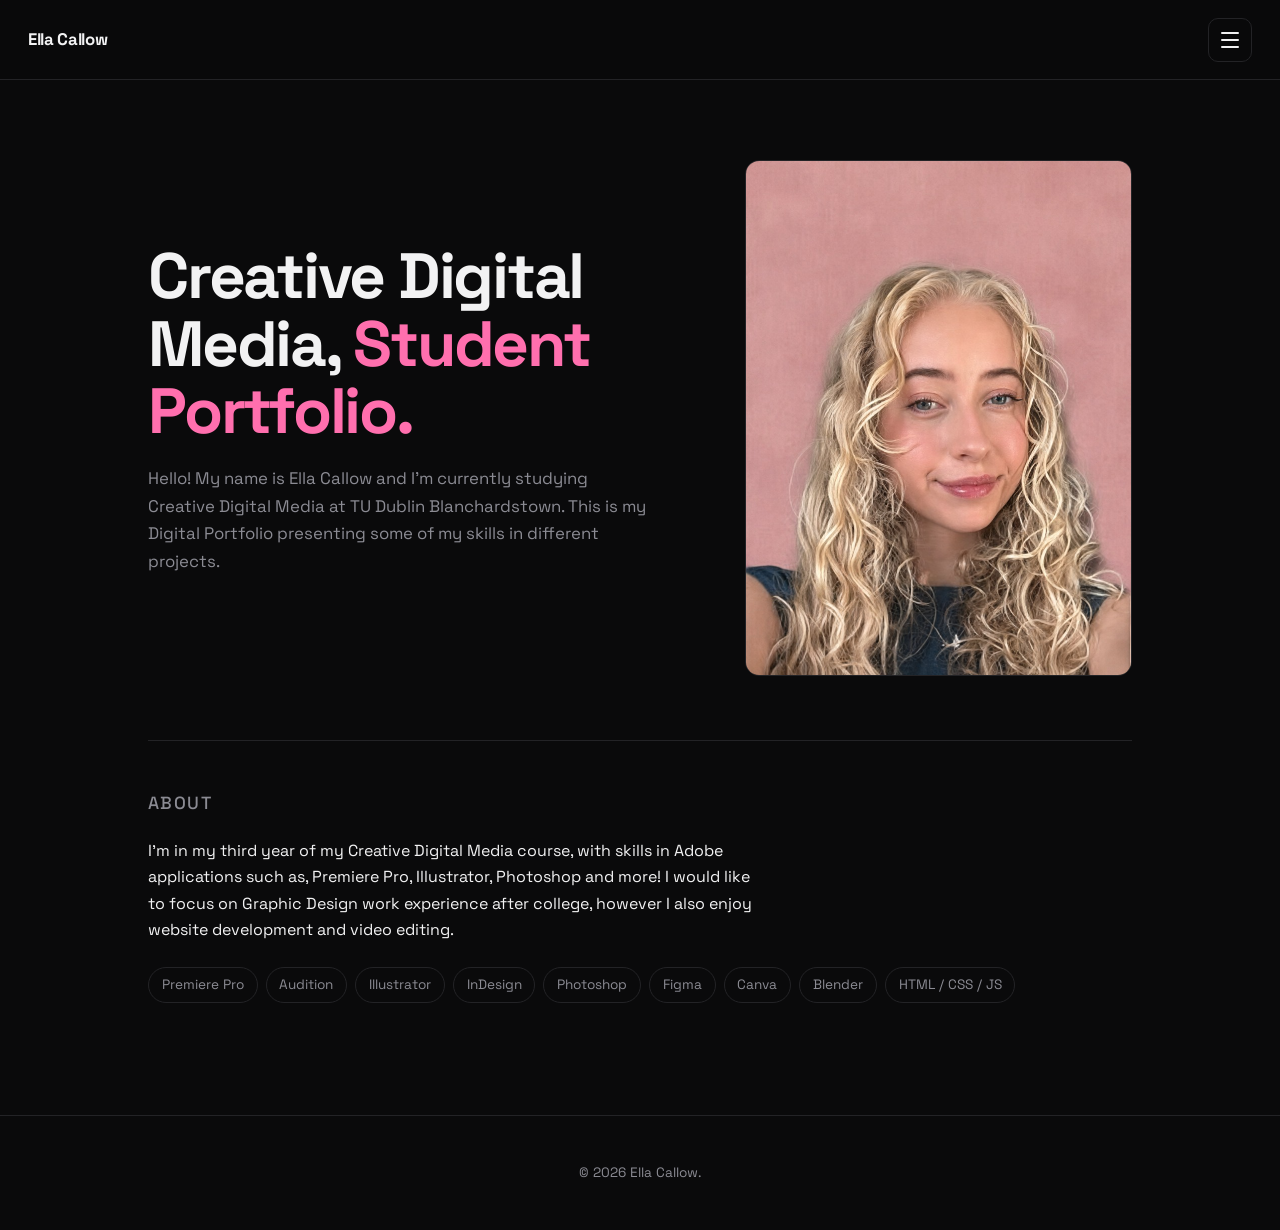
<file: index.html>
<!DOCTYPE html>
<html lang="en">
<head>
  <meta charset="UTF-8">
  <meta name="viewport" content="width=device-width, initial-scale=1.0">
  <title>Ella Callow — Creative Digital Media</title>
  <link rel="icon" type="image/png" href="favicon.png">
  <link rel="stylesheet" href="style.css">
</head>
<body>

  <header class="bar">
    <a href="index.html" class="logo">Ella Callow</a>
    <button class="burger" aria-label="Open menu" aria-expanded="false">
      <span></span><span></span><span></span>
    </button>
  </header>

  <aside class="drawer">
    <nav>
      <a href="index.html" class="active">Home</a>
      <a href="documentary.html">Documentary</a>
      <a href="illustration.html">Illustration</a>
      <a href="ux.html">UX &amp; Product</a>
      <a href="web.html">Web</a>
      <a href="contact.html">Contact</a>
    </nav>
    <div class="meta">
      <p>Creative Digital Media<br>TUD Blanchardstown</p>
    </div>
  </aside>
  <div class="scrim"></div>

  <main>
    <section class="intro">
      <div>
        <h1>Creative Digital Media, <em>Student Portfolio.</em></h1>
        <p>Hello! My name is Ella Callow and I'm currently studying Creative Digital Media at TU Dublin Blanchardstown. This is my Digital Portfolio presenting some of my skills in different projects.</p>
      </div>
      <div class="portrait">
        <img src="images/ella.jpg" alt="Ella Callow">
      </div>
    </section>

    <section class="bio">
      <h2>About</h2>
      <p>I'm in my third year of my Creative Digital Media course, with skills in Adobe applications such as, Premiere Pro, Illustrator, Photoshop and more! I would like to focus on Graphic Design work experience after college, however I also enjoy website development and video editing.  </p>
      <ul class="tools">
        <li>Premiere Pro</li>
        <li>Audition</li>
        <li>Illustrator</li>
        <li>InDesign</li>
        <li>Photoshop</li>
        <li>Figma</li>
        <li>Canva</li>
        <li>Blender</li>
        <li>HTML / CSS / JS</li>
      </ul>
    </section>
  </main>

  <footer>
    <p>&copy; 2026 Ella Callow.</p>
  </footer>

  <script src="script.js"></script>
</body>
</html>
</file>
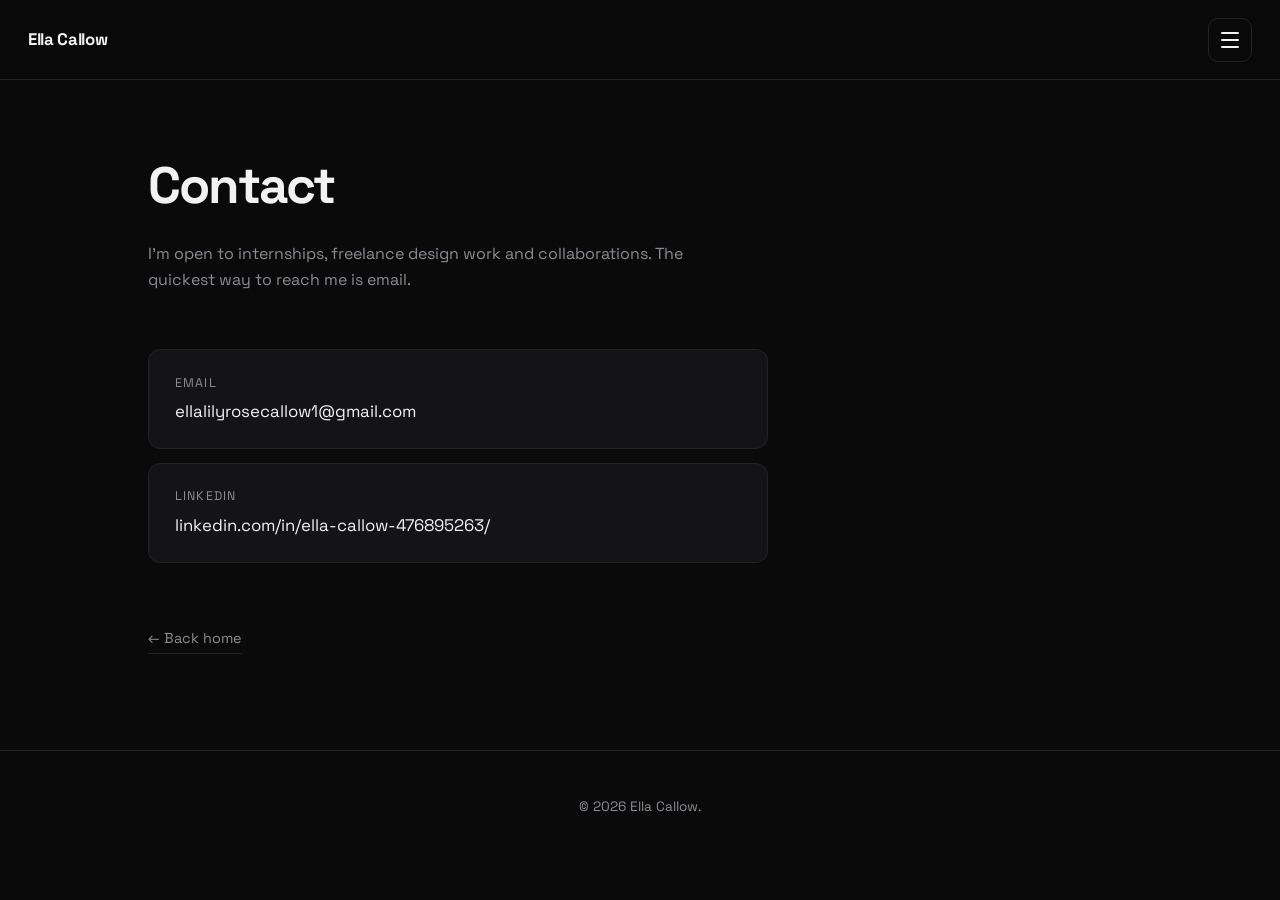
<file: contact.html>
<!DOCTYPE html>
<html lang="en">
<head>
  <meta charset="UTF-8">
  <meta name="viewport" content="width=device-width, initial-scale=1.0">
  <title>Contact — Ella Callow</title>
  <link rel="icon" type="image/png" href="favicon.png">
  <link rel="stylesheet" href="style.css">
</head>
<body>

  <header class="bar">
    <a href="index.html" class="logo">Ella Callow</a>
    <button class="burger" aria-label="Open menu" aria-expanded="false">
      <span></span><span></span><span></span>
    </button>
  </header>

  <aside class="drawer">
    <nav>
      <a href="index.html">Home</a>
      <a href="documentary.html">Documentary</a>
      <a href="illustration.html">Illustration</a>
      <a href="ux.html">UX &amp; Product</a>
      <a href="web.html">Web</a>
      <a href="contact.html" class="active">Contact</a>
    </nav>
    <div class="meta">
      <p>Creative Digital Media<br>TU Dublin Blanchardstown</p>
    </div>
  </aside>
  <div class="scrim"></div>

  <main>
    <div class="page-head">
      <h1>Contact</h1>
      <p>I'm open to internships, freelance design work and collaborations. The quickest way to reach me is email.</p>
    </div>

    <div class="contact-list">
      <a class="contact-card" href="mailto:ellalilyrosecallow1@gmail.com">
        <span class="contact-label">Email</span>
        <span class="contact-value">ellalilyrosecallow1@gmail.com</span>
      </a>

      <a class="contact-card" href="https://www.linkedin.com/in/ella-callow-476895263/" target="_blank" rel="noopener">
        <span class="contact-label">LinkedIn</span>
        <span class="contact-value">linkedin.com/in/ella-callow-476895263/</span>
      </a>
    </div>

    <a href="index.html" class="back">← Back home</a>
  </main>

  <footer>
    <p>&copy; 2026 Ella Callow.</p>
  </footer>

  <script src="script.js"></script>
</body>
</html>
</file>
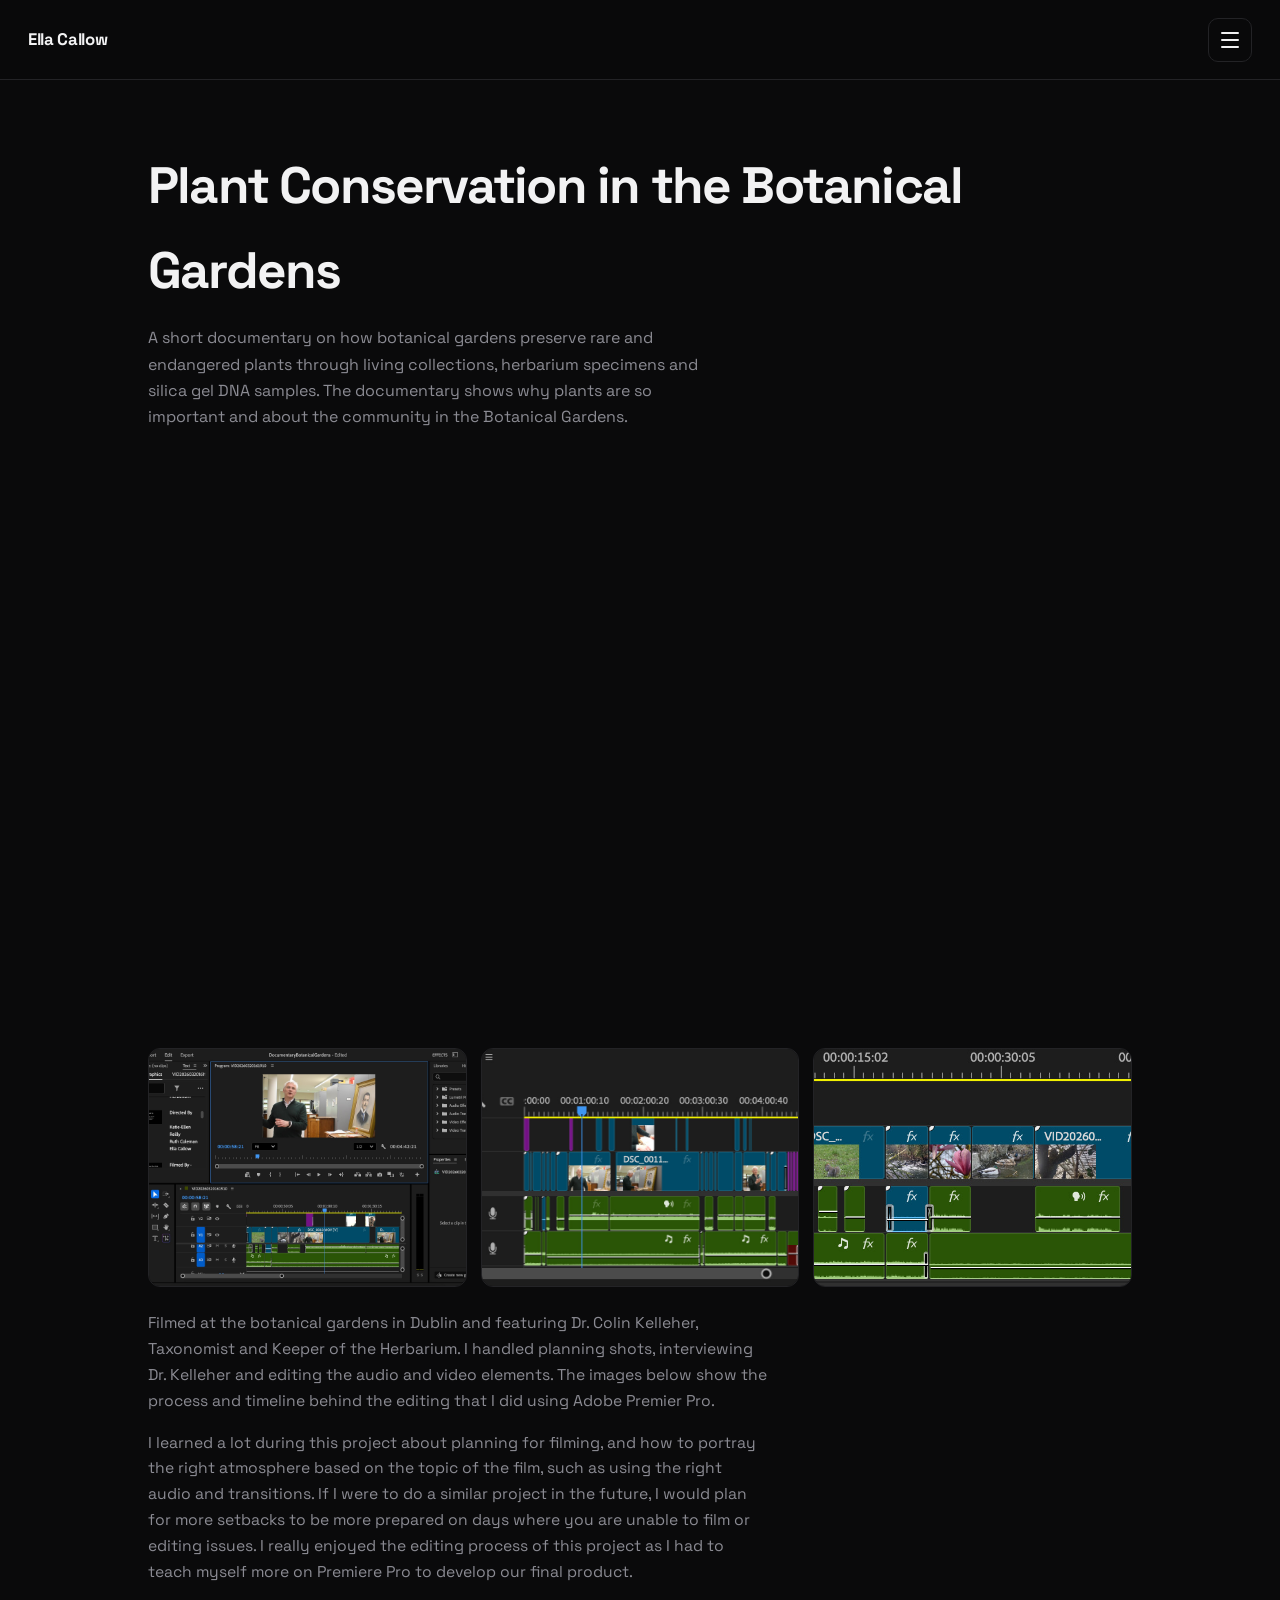
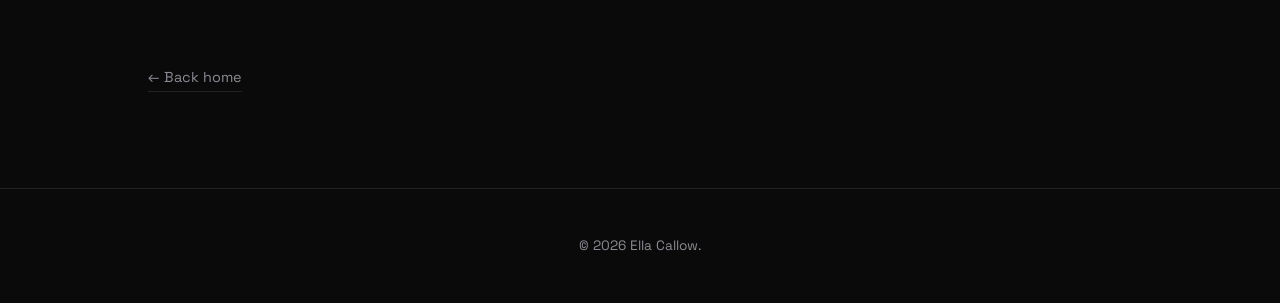
<file: documentary.html>
<!DOCTYPE html>
<html lang="en">
<head>
  <meta charset="UTF-8">
  <meta name="viewport" content="width=device-width, initial-scale=1.0">
  <title>Documentary</title>
  <link rel="icon" type="image/png" href="favicon.png">
  <link rel="stylesheet" href="style.css">
</head>
<body>

  <header class="bar">
    <a href="index.html" class="logo">Ella Callow</a>
    <button class="burger" aria-label="Open menu" aria-expanded="false">
      <span></span><span></span><span></span>
    </button>
  </header>

  <aside class="drawer">
    <nav>
      <a href="index.html">Home</a>
      <a href="documentary.html" class="active">Documentary</a>
      <a href="illustration.html">Illustration</a>
      <a href="ux.html">UX &amp; Product</a>
      <a href="web.html">Web</a>
      <a href="contact.html">Contact</a>
    </nav>
    <div class="meta">
      <p>Creative Digital Media<br>TUD Blanchardstown</p>
    </div>
  </aside>
  <div class="scrim"></div>

  <main>
    <div class="page-head">
      <h1>Plant Conservation in the Botanical Gardens</h1>
      <p>A short documentary on how botanical gardens preserve rare and endangered plants through living collections, herbarium specimens and silica gel DNA samples. The documentary shows why plants are so important and about the community in the Botanical Gardens.</p>
    </div>

    <div class="embed">
      <iframe src="https://www.youtube.com/embed/Db2B6GoKUuI"
              title="Plant Conservation in The Botanical Gardens"
              allowfullscreen loading="lazy"></iframe>
    </div>

    <div class="thumbs">
      <img src="images/doc1.jpg" alt="Editing timeline">
      <img src="images/doc2.jpg" alt="Editing timeline">
      <img src="images/doc3.jpg" alt="Editing timeline">
    </div>

    <p class="caption">
      Filmed at the botanical gardens in Dublin and featuring Dr. Colin Kelleher, Taxonomist and Keeper of the Herbarium. I handled planning shots, interviewing Dr. Kelleher and editing the audio and video elements. The images below show the process and timeline behind the editing that I did using Adobe Premier Pro.
    </p>
      
    <p class="caption">
      I learned a lot during this project about planning for filming, and how to portray the right atmosphere based on the topic of the film, such as using the right audio and transitions. If I were to do a similar project in the future, I would plan for more setbacks to be more prepared on days where you are unable to film or editing issues. I really enjoyed the editing process of this project as I had to teach myself more on Premiere Pro to develop our final product.
    </p>
      
      

    <a href="index.html" class="back">← Back home</a>
  </main>

  <footer>
    <p>&copy; 2026 Ella Callow.</p>
  </footer>

  <script src="script.js"></script>
</body>
</html>
</file>
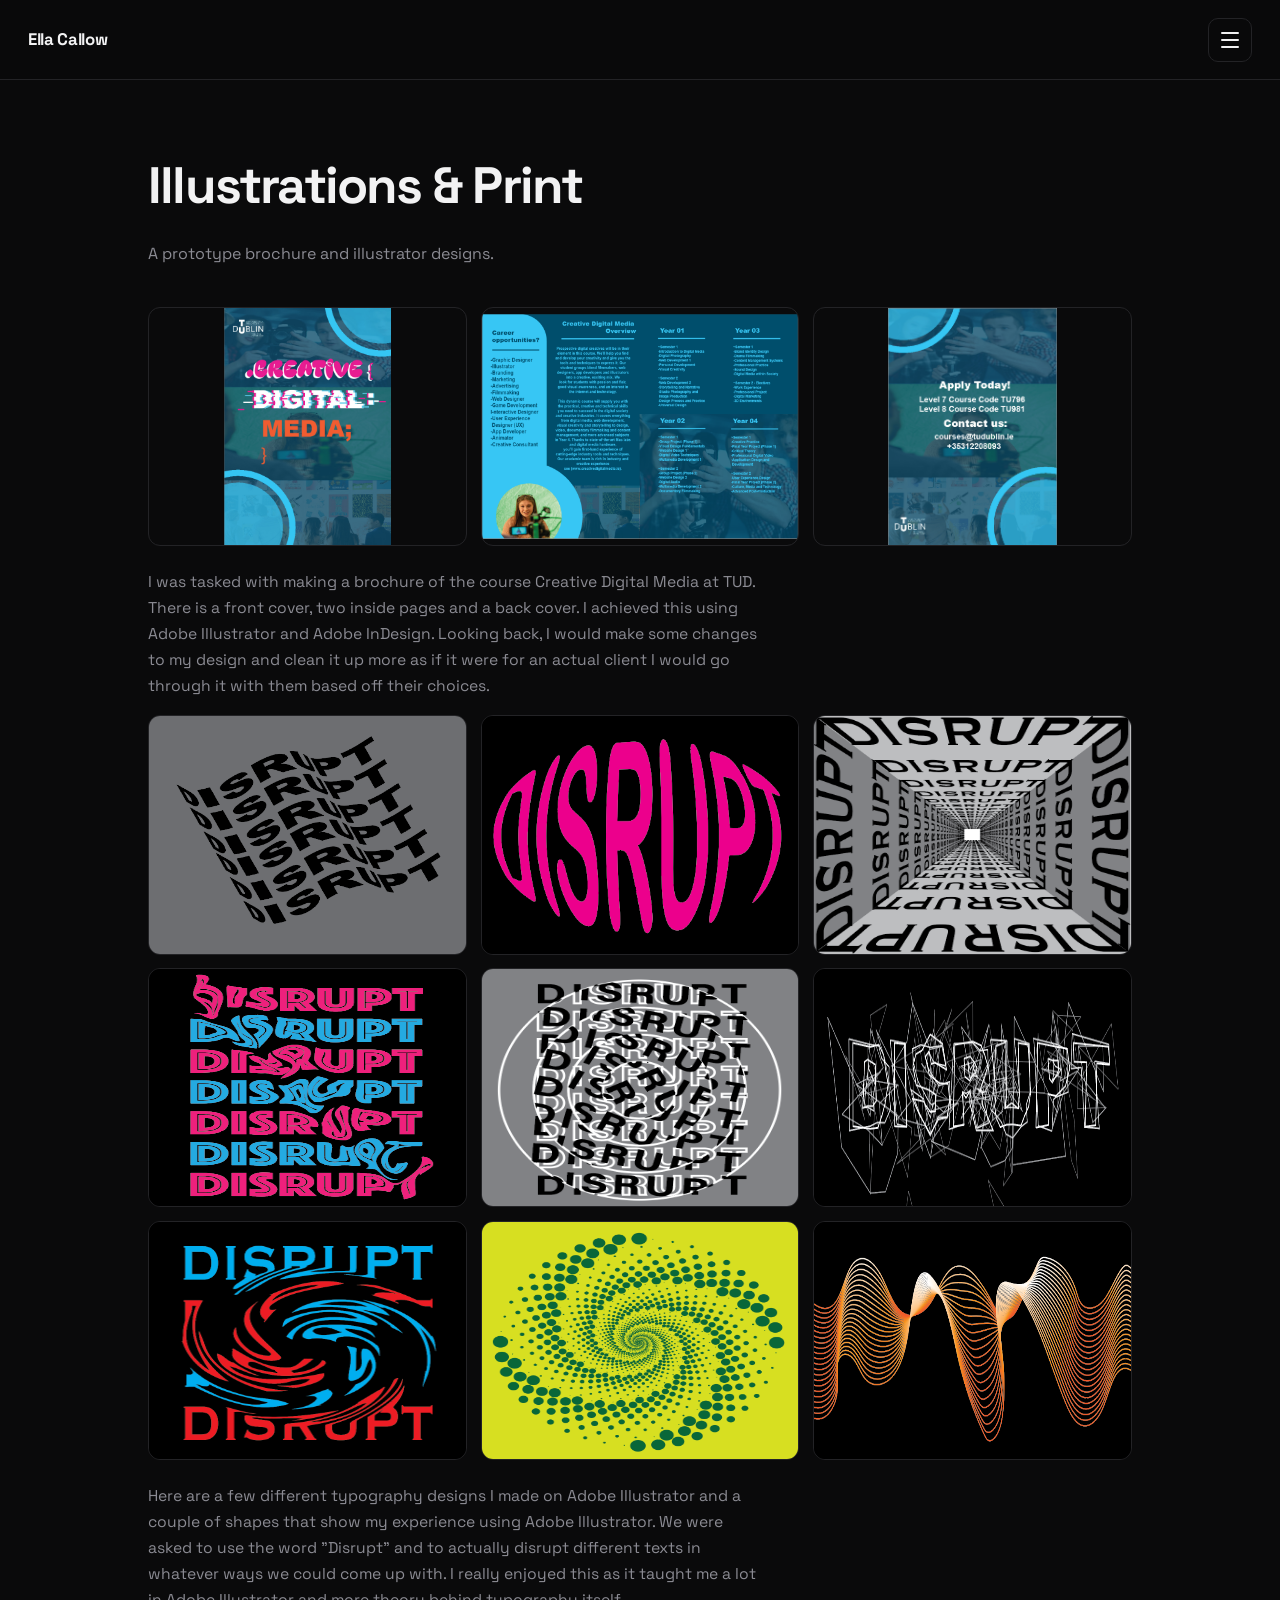
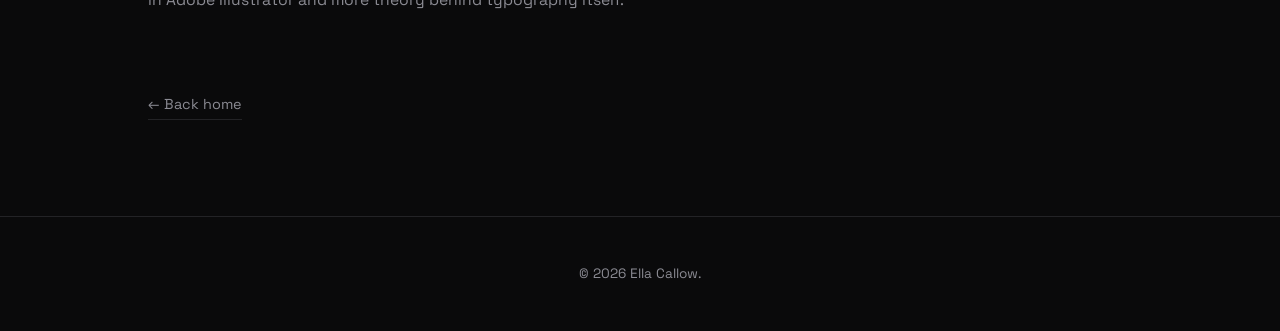
<file: illustration.html>
<!DOCTYPE html>
<html lang="en">
<head>
  <meta charset="UTF-8">
  <meta name="viewport" content="width=device-width, initial-scale=1.0">
  <title>Illustration</title>
  <link rel="icon" type="image/png" href="favicon.png">
  <link rel="stylesheet" href="style.css">
</head>
<body>

  <header class="bar">
    <a href="index.html" class="logo">Ella Callow</a>
    <button class="burger" aria-label="Open menu" aria-expanded="false">
      <span></span><span></span><span></span>
    </button>
  </header>

  <aside class="drawer">
    <nav>
      <a href="index.html">Home</a>
      <a href="documentary.html">Documentary</a>
      <a href="illustration.html" class="active">Illustration</a>
      <a href="ux.html">UX &amp; Product</a>
      <a href="web.html">Web</a>
      <a href="contact.html">Contact</a>
    </nav>
    <div class="meta">
      <p>Creative Digital Media<br>TUD Blanchardstown</p>
    </div>
  </aside>
  <div class="scrim"></div>

  <main>
        <div class="page-head">
      <h1>Illustrations &amp; Print</h1>
      <p>A prototype brochure and illustrator designs.</p>
    </div>

    <div class="thumbs thumbs-fit-brochure">
      <img src="images/brochure1.png" alt="Brochure spread">
      <img src="images/brochure2.png" alt="Brochure spread">
      <img src="images/brochure3.png" alt="Brochure spread">
    </div>

    <p class="caption">
      I was tasked with making a brochure of the course Creative Digital Media at TUD. There is a front cover, two inside pages and a back cover. I achieved this using Adobe Illustrator and Adobe InDesign. Looking back, I would make some changes to my design and clean it up more as if it were for an actual client I would go through it with them based off their choices.
    </p>

    <div class="thumbs thumbs-fit">
      <img src="images/disrupt1.png" alt="typography">
      <img src="images/disrupt2.png" alt="typography">
      <img src="images/disrupt3.png" alt="typography">
      <img src="images/disrupt4.png" alt="typography">
      <img src="images/disrupt5.png" alt="typography">
      <img src="images/disrupt7.png" alt="typography">
      <img src="images/disrupt8.png" alt="typography">
      <img src="images/shape2.png" alt="shape">
      <img src="images/shape3.png" alt="shape">
    </div>

    <p class="caption">
      Here are a few different typography designs I made on Adobe Illustrator and a couple of shapes that show my experience using Adobe Illustrator. We were asked to use the word "Disrupt" and to actually disrupt different texts in whatever ways we could come up with. I really enjoyed this as it taught me a lot in Adobe Illustrator and more theory behind typography itself.
    </p>

    <a href="index.html" class="back">← Back home</a>
  </main>

  <footer>
    <p>&copy; 2026 Ella Callow.</p>
  </footer>

  <script src="script.js"></script>
</body>
</html>
</file>
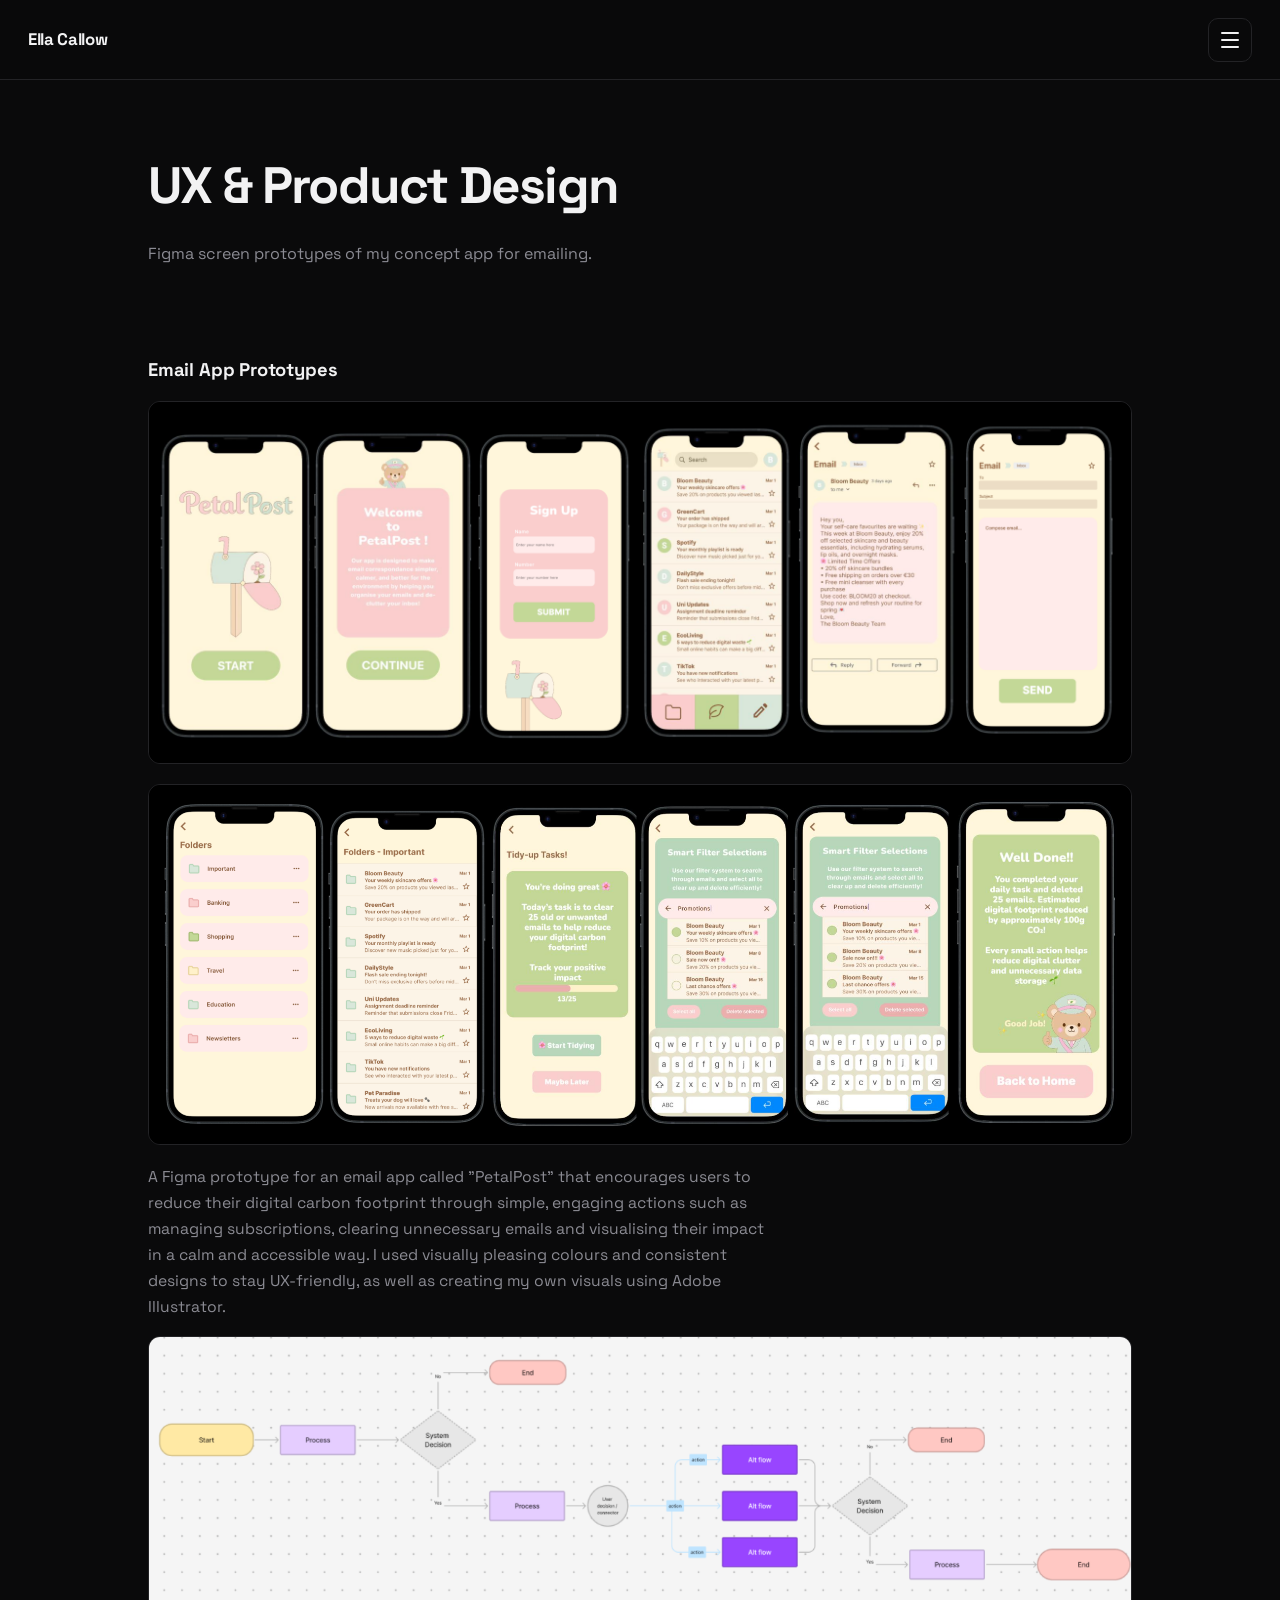
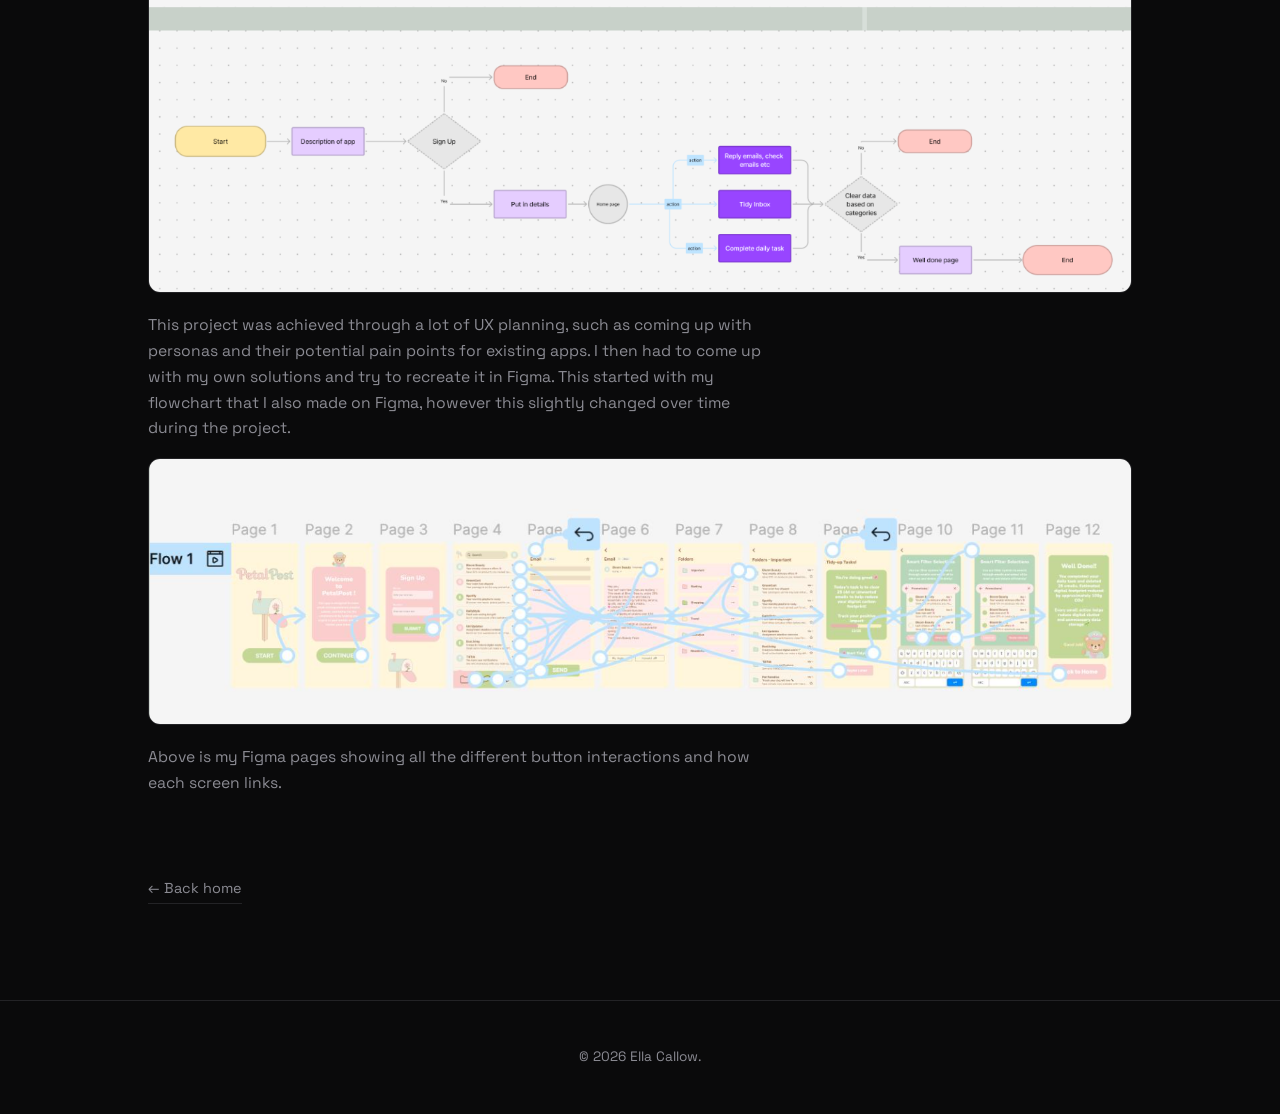
<file: ux.html>
<!DOCTYPE html>
<html lang="en">
<head>
  <meta charset="UTF-8">
  <meta name="viewport" content="width=device-width, initial-scale=1.0">
  <title>UX</title>
  <link rel="icon" type="image/png" href="favicon.png">
  <link rel="stylesheet" href="style.css">
</head>
<body>

  <header class="bar">
    <a href="index.html" class="logo">Ella Callow</a>
    <button class="burger" aria-label="Open menu" aria-expanded="false">
      <span></span><span></span><span></span>
    </button>
  </header>

  <aside class="drawer">
    <nav>
      <a href="index.html">Home</a>
      <a href="documentary.html">Documentary</a>
      <a href="illustration.html">Illustration</a>
      <a href="ux.html" class="active">UX &amp; Product</a>
      <a href="web.html">Web</a>
      <a href="contact.html">Contact</a>
    </nav>
    <div class="meta">
      <p>Creative Digital Media<br>TUD Blanchardstown</p>
    </div>
  </aside>
  <div class="scrim"></div>

  <main>
        <div class="page-head">
      <h1>UX &amp; Product Design</h1>
      <p>Figma screen prototypes of my concept app for emailing.</p>
    </div>

    <h3 class="sub">Email App Prototypes</h3>
    <img class="flow" src="images/emailapp1.png" alt="Email app user flow">
    <img class="flow" src="images/emailapp2.png" alt="Email app user flow">
    <p class="caption">A Figma prototype for an email app called "PetalPost" that encourages users to reduce their digital carbon footprint through simple, engaging actions such as managing subscriptions, clearing unnecessary emails and visualising their impact in a calm and accessible way. I used visually pleasing colours and consistent designs to stay UX-friendly, as well as creating my own visuals using Adobe Illustrator.</p>
    
    <img class="flow" src="images/flowchart.png" alt="Email app user flow">
      
    <p class="caption">This project was achieved through a lot of UX planning, such as coming up with personas and their potential pain points for existing apps. I then had to come up with my own solutions and try to recreate it in Figma. This started with my flowchart that I also made on Figma, however this slightly changed over time during the project.</p>
    
    <img class="flow" src="images/figmaprocess.png" alt="Email app user flow">
    
    <p class="caption">Above is my Figma pages showing all the different button interactions and how each screen links.</p>

    <a href="index.html" class="back">← Back home</a>
  </main>

  <footer>
    <p>&copy; 2026 Ella Callow.</p>
  </footer>

  <script src="script.js"></script>
</body>
</html>
</file>
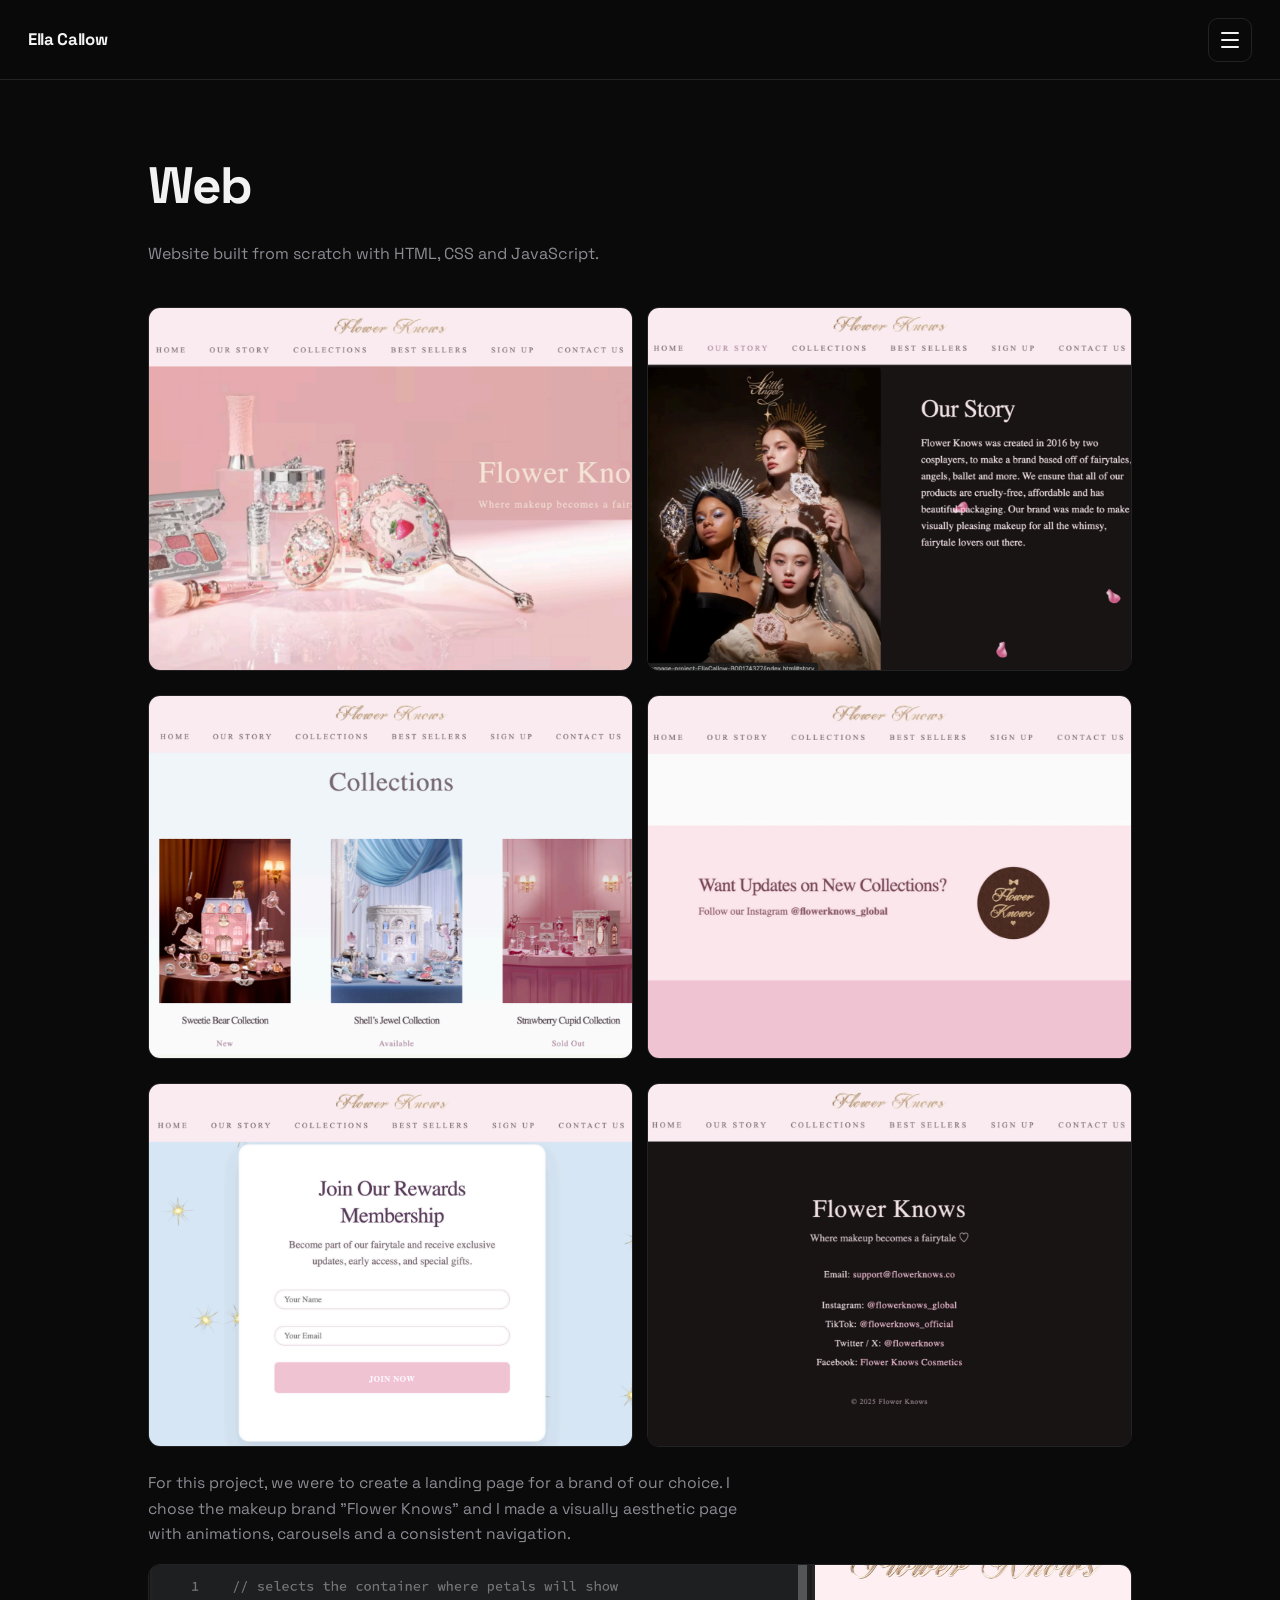
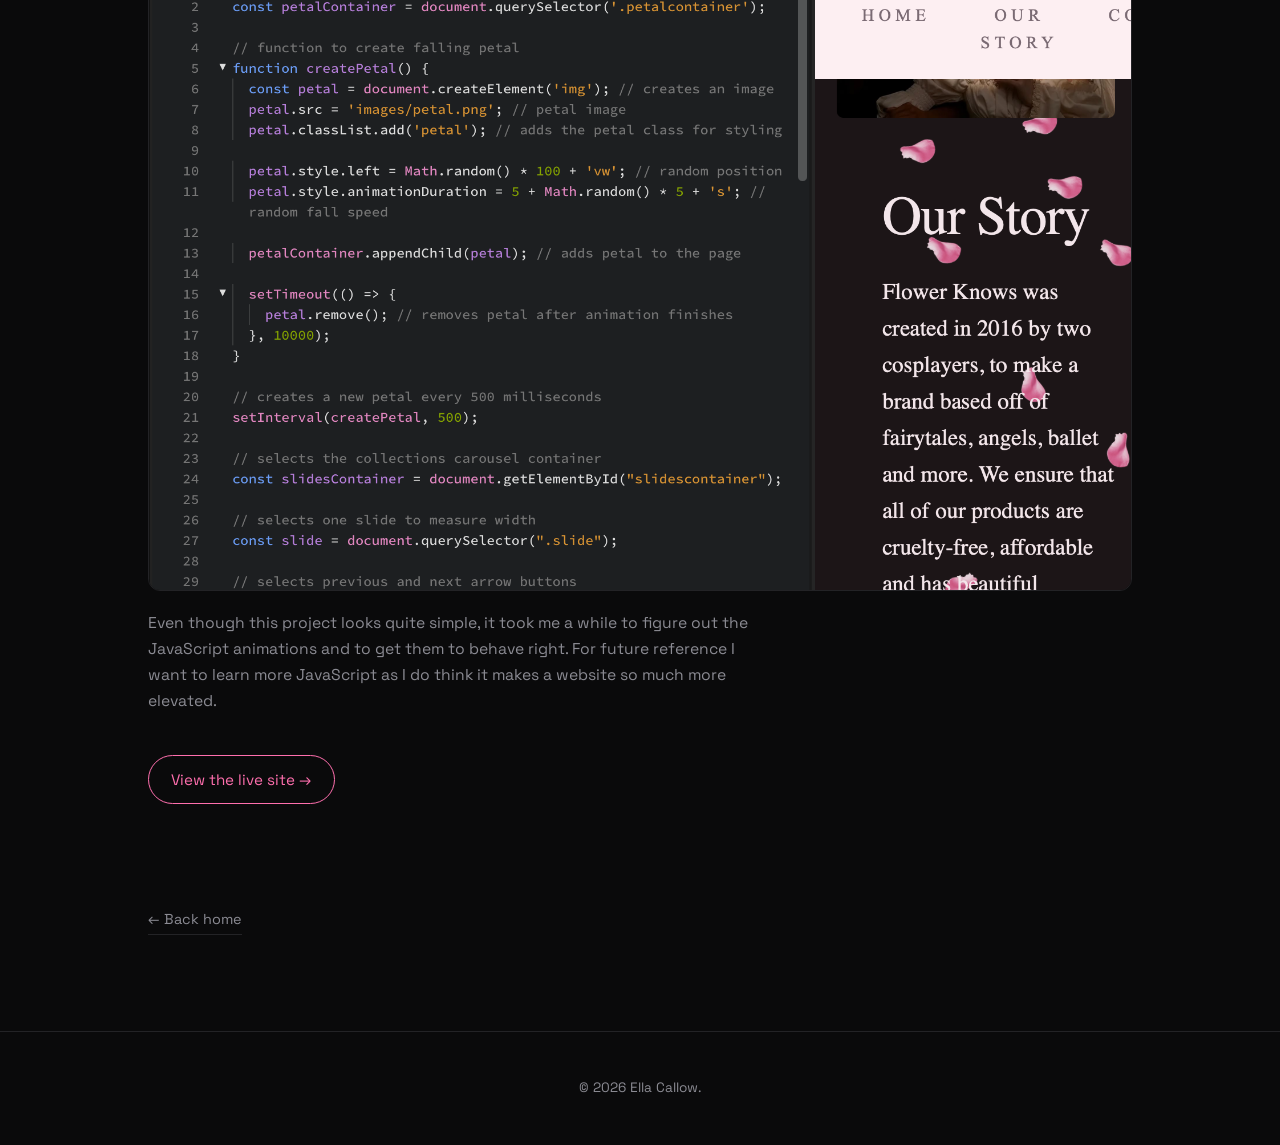
<file: web.html>
<!DOCTYPE html>
<html lang="en">
<head>
  <meta charset="UTF-8">
  <meta name="viewport" content="width=device-width, initial-scale=1.0">
  <title>Web</title>
  <link rel="icon" type="image/png" href="favicon.png">
  <link rel="stylesheet" href="style.css">
</head>
<body>

  <header class="bar">
    <a href="index.html" class="logo">Ella Callow</a>
    <button class="burger" aria-label="Open menu" aria-expanded="false">
      <span></span><span></span><span></span>
    </button>
  </header>

  <aside class="drawer">
    <nav>
      <a href="index.html">Home</a>
      <a href="documentary.html">Documentary</a>
      <a href="illustration.html">Illustration</a>
      <a href="ux.html">UX &amp; Product</a>
      <a href="web.html" class="active">Web</a>
      <a href="contact.html">Contact</a>
    </nav>
    <div class="meta">
      <p>Creative Digital Media<br>TUD Blanchardstown</p>
    </div>
  </aside>
  <div class="scrim"></div>

  <main>
        <div class="page-head">
      <h1>Web</h1>
      <p>Website built from scratch with HTML, CSS and JavaScript.</p>
    </div>

    <div class="thumbs">
      <img src="images/landing1.png" alt="Website">
      <img src="images/landing2.png" alt="Website">
    </div>
      
     <div class="thumbs">
      <img src="images/landing3.png" alt="Website">
      <img src="images/landing4.png" alt="Website">
    </div>
      
    <div class="thumbs">
      <img src="images/landing5.png" alt="Website">
      <img src="images/landing6.png" alt="Website">
    </div>

    <p class="caption">For this project, we were to create a landing page for a brand of our choice. I chose the makeup brand "Flower Knows" and I made a visually aesthetic page with animations, carousels and a consistent navigation.</p>
    
    <img class="flow" src="images/java.png" alt="Website">
      
    <p class="caption">Even though this project looks quite simple, it took me a while to figure out the JavaScript animations and to get them to behave right. For future reference I want to learn more JavaScript as I do think it makes a website so much more elevated.</p>
    
    <div class="page-actions">
    <a class="live-link" href="https://ellacallow.github.io/landingpage/" target="_blank" rel="noopener">View the live site →</a>
    <a href="index.html" class="back">← Back home</a>
    </div>

  </main>

  <footer>
    <p>&copy; 2026 Ella Callow.</p>
  </footer>

  <script src="script.js"></script>
</body>
</html>
</file>
<file: style.css>
@import url('https://fonts.googleapis.com/css2?family=Space+Grotesk:wght@400;500;700&display=swap');

:root {
  --bg: #0a0a0b;
  --surface: #141416;
  --ink: #f2f2f3;
  --muted: #8b8b93;
  --line: #232326;
  --accent: #ff6fae;
  --max: 1040px;
}

* { box-sizing: border-box; }

html { scroll-behavior: smooth; }

body {
  margin: 0;
  background: var(--bg);
  color: var(--ink);
  font-family: 'Space Grotesk', -apple-system, BlinkMacSystemFont, sans-serif;
  line-height: 1.65;
  -webkit-font-smoothing: antialiased;
}

a { color: inherit; }


.bar {
  position: sticky;
  top: 0;
  z-index: 50;
  display: flex;
  align-items: center;
  justify-content: space-between;
  padding: 1.1rem 1.75rem;
  background: rgba(10, 10, 11, 0.85);
  backdrop-filter: blur(12px);
  border-bottom: 1px solid var(--line);
}

.bar .logo {
  font-weight: 700;
  letter-spacing: -0.02em;
  text-decoration: none;
  font-size: 1.05rem;
}


.burger {
  width: 44px;
  height: 44px;
  display: grid;
  place-content: center;
  gap: 5px;
  background: none;
  border: 1px solid var(--line);
  border-radius: 10px;
  cursor: pointer;
  padding: 0;
  transition: border-color 0.2s;
}

.burger:hover { border-color: var(--muted); }

.burger span {
  display: block;
  width: 18px;
  height: 2px;
  background: var(--ink);
  border-radius: 2px;
  transition: transform 0.3s, opacity 0.3s;
}

.burger.open span:nth-child(1) { transform: translateY(7px) rotate(45deg); }
.burger.open span:nth-child(2) { opacity: 0; }
.burger.open span:nth-child(3) { transform: translateY(-7px) rotate(-45deg); }


.drawer {
  position: fixed;
  top: 0;
  right: 0;
  height: 100%;
  width: min(340px, 85vw);
  background: var(--surface);
  border-left: 1px solid var(--line);
  padding: 6rem 2rem 2rem;
  transform: translateX(100%);
  transition: transform 0.35s cubic-bezier(0.4, 0, 0.2, 1);
  z-index: 60;
  overflow-y: auto;
}

.drawer.open { transform: translateX(0); }

.drawer nav { display: flex; flex-direction: column; gap: 0.25rem; }

.drawer nav a {
  text-decoration: none;
  font-size: 1.5rem;
  font-weight: 500;
  letter-spacing: -0.02em;
  padding: 0.6rem 0;
  color: var(--muted);
  transition: color 0.2s, transform 0.2s;
}

.drawer nav a:hover,
.drawer nav a.active {
  color: var(--ink);
  transform: translateX(6px);
}

.drawer nav a.active { color: var(--accent); }

.drawer .meta {
  margin-top: 3rem;
  padding-top: 1.5rem;
  border-top: 1px solid var(--line);
  font-size: 0.85rem;
  color: var(--muted);
}

.drawer .meta a { text-decoration: none; }
.drawer .meta a:hover { color: var(--ink); }

.scrim {
  position: fixed;
  inset: 0;
  background: rgba(0, 0, 0, 0.6);
  opacity: 0;
  pointer-events: none;
  transition: opacity 0.35s;
  z-index: 55;
}

.scrim.open { opacity: 1; pointer-events: auto; }


main { max-width: var(--max); margin: 0 auto; padding: 0 1.75rem 6rem; }


.intro {
  display: grid;
  grid-template-columns: 1.4fr 1fr;
  gap: 3.5rem;
  align-items: center;
  padding: 5rem 0 4rem;
}

.intro h1 {
  font-size: clamp(2.4rem, 6vw, 4rem);
  line-height: 1.05;
  letter-spacing: -0.035em;
  margin: 0 0 1.25rem;
}

.intro h1 em {
  font-style: normal;
  color: var(--accent);
}

.intro p { color: var(--muted); font-size: 1.05rem; max-width: 46ch; }

.portrait {
  aspect-ratio: 3 / 4;
  border-radius: 14px;
  overflow: hidden;
  background: var(--surface);
  border: 1px solid var(--line);
}

.portrait img { width: 100%; height: 100%; object-fit: cover; display: block; }

.bio { border-top: 1px solid var(--line); padding-top: 3rem; }
.bio h2 { font-size: 1.1rem; letter-spacing: 0.08em; text-transform: uppercase; color: var(--muted); font-weight: 500; margin: 0 0 1.25rem; }
.bio p { max-width: 62ch; }

.tools { display: flex; flex-wrap: wrap; gap: 0.5rem; margin-top: 1.5rem; padding: 0; list-style: none; }

.tools li {
  font-size: 0.85rem;
  padding: 0.35rem 0.8rem;
  border: 1px solid var(--line);
  border-radius: 999px;
  color: var(--muted);
}


.page-head { padding: 4rem 0 2.5rem; }

.page-head h1 {
  font-size: clamp(2rem, 5vw, 3.2rem);
  letter-spacing: -0.035em;
  margin: 0 0 0.75rem;
}

.page-head p { color: var(--muted); max-width: 58ch; margin: 0; }

.embed { position: relative; aspect-ratio: 16 / 9; margin-bottom: 1.5rem; }

.embed iframe {
  position: absolute;
  inset: 0;
  width: 100%;
  height: 100%;
  border: 0;
  border-radius: 12px;
}

.thumbs {
  display: grid;
  grid-template-columns: repeat(auto-fit, minmax(220px, 1fr));
  gap: 0.85rem;
  margin-bottom: 1.5rem;
}

.thumbs img {
  width: 100%;
  aspect-ratio: 4 / 3;
  object-fit: cover;
  display: block;
  border-radius: 12px;
  border: 1px solid var(--line);
  background: var(--surface);
}

.thumbs-fit-brochure img {

  object-fit: contain;
  background: transparent;
}

.thumbs-fit {
  display: grid;
  grid-template-columns: repeat(3, 1fr);
  gap: 0.85rem;
  margin-bottom: 1.5rem;
}

.thumbs-fit img {
  width: 100%;
  height: auto;
  object-fit: initial;
  display: block;
  border-radius: 12px;
  border: 1px solid var(--line);
  background: transparent;
}

@media (max-width: 760px) {
  .thumbs-fit { grid-template-columns: repeat(2, 1fr); }
}

@media (max-width: 480px) {
  .thumbs-fit { grid-template-columns: 1fr; }
}



.flow {
  width: 100%;
  height: auto;
  display: block;
  border-radius: 12px;
  border: 1px solid var(--line);
  background: var(--surface);
}


.flow { margin-bottom: 1.25rem; }

.caption { color: var(--muted); font-size: 0.98rem; max-width: 62ch; }

h3.sub {
  font-size: 1.15rem;
  margin: 3rem 0 1rem;
  letter-spacing: -0.01em;
}

.back {
  display: inline-block;
  margin-top: 4rem;
  font-size: 0.9rem;
  color: var(--muted);
  text-decoration: none;
  border-bottom: 1px solid var(--line);
  padding-bottom: 2px;
}

.back:hover { color: var(--ink); border-color: var(--ink); }

footer {
  border-top: 1px solid var(--line);
  padding: 2rem 1.75rem;
  text-align: center;
  color: var(--muted);
  font-size: 0.85rem;
}

@media (max-width: 760px) {
  .intro { grid-template-columns: 1fr; gap: 2rem; padding: 3rem 0 2.5rem; }
  .portrait { max-width: 280px; }
  main { padding: 0 1.25rem 4rem; }
  .bar { padding: 0.9rem 1.25rem; }
}

.contact-list {
  display: grid;
  gap: 0.85rem;
  max-width: 620px;
  margin-top: 1rem;
}

.contact-card {
  display: flex;
  flex-direction: column;
  gap: 0.3rem;
  padding: 1.4rem 1.6rem;
  border: 1px solid var(--line);
  border-radius: 12px;
  text-decoration: none;
  background: var(--surface);
  transition: border-color 0.2s, transform 0.2s;
}

.contact-card:hover {
  border-color: var(--accent);
  transform: translateY(-2px);
}

.contact-label {
  font-size: 0.78rem;
  letter-spacing: 0.1em;
  text-transform: uppercase;
  color: var(--muted);
}

.contact-value {
  font-size: 1.05rem;
  color: var(--ink);
}

.live-link {
  display: inline-block;
  margin-top: 1.25rem;
  padding: 0.7rem 1.4rem;
  border: 1px solid var(--accent);
  border-radius: 999px;
  color: var(--accent);
  text-decoration: none;
  font-size: 0.95rem;
  transition: background 0.2s, color 0.2s;
}

.live-link:hover {
  background: var(--accent);
  color: var(--bg);
}
.page-actions {
  display: flex;
  flex-direction: column;
  align-items: flex-start;
  gap: 2.5rem;
  margin-top: 1.25rem;
}
</file>
